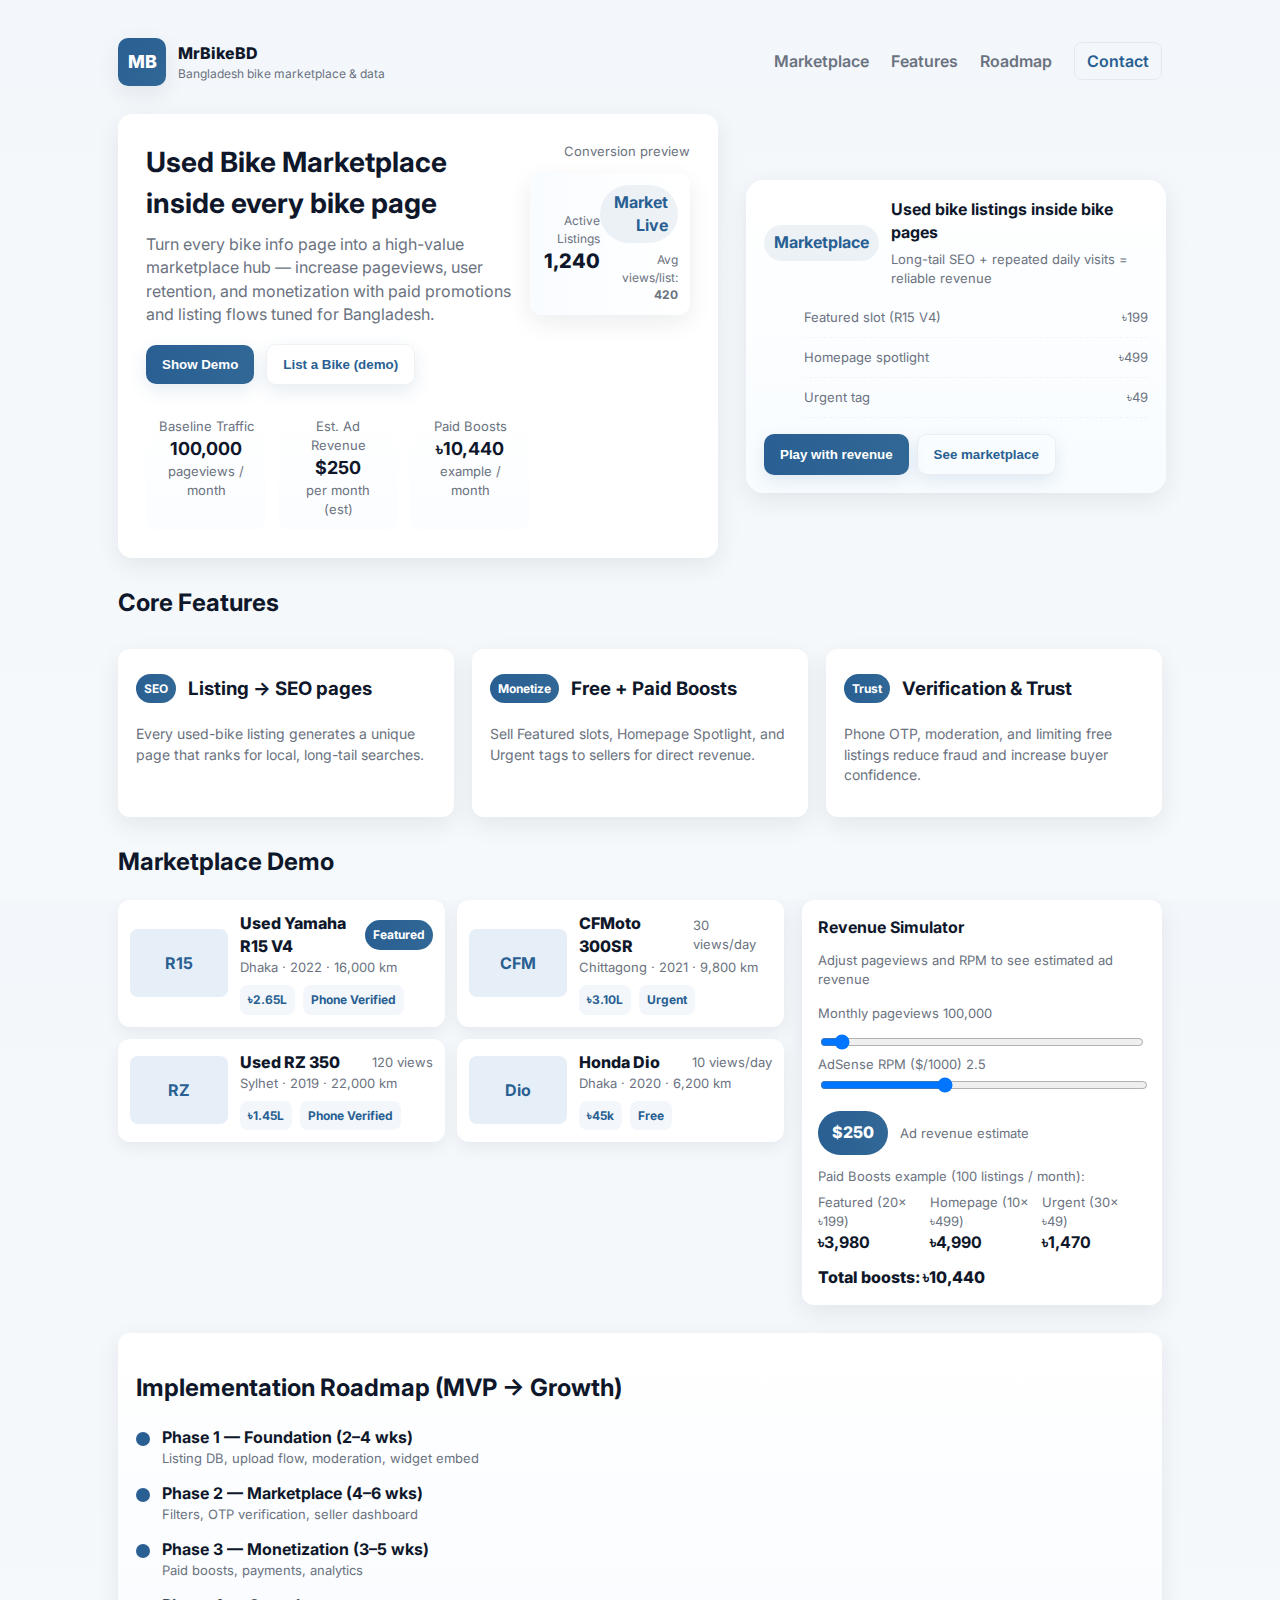
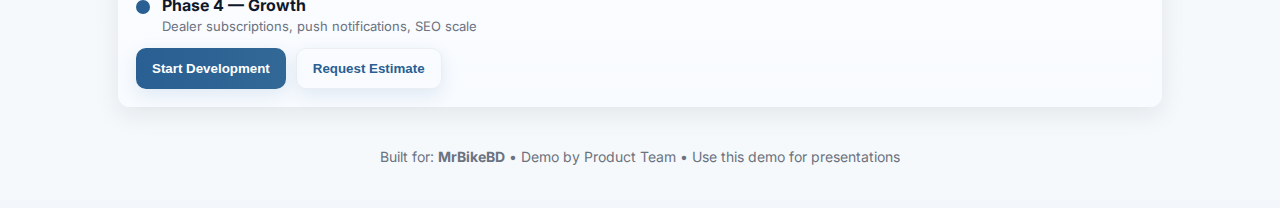
<file: index.html>
<!doctype html>
<html lang="en">
<head>
  <meta charset="utf-8" />
  <meta name="viewport" content="width=device-width,initial-scale=1" />
  <title>MrBikeBD — Used Bike Marketplace Demo</title>
  <link rel="preconnect" href="https://fonts.googleapis.com">
  <link href="https://fonts.googleapis.com/css2?family=Inter:wght@300;400;600;700;800&display=swap" rel="stylesheet">
  <style>
    :root{
      --bg:#f6f9fb;
      --card:#ffffff;
      --muted:#6b7280;
      --accent:#295f92; /* MrBikebd primary */
      --accent-2:#316896;
      --accent-3:#ff6b35;
      --glass: rgba(255,255,255,0.7);
      --success:#16a34a;
      --danger:#ef4444;
      --radius:14px;
      --shadow: 0 8px 24px rgba(16,24,40,0.08);
      font-family: Inter, system-ui, -apple-system, "Segoe UI", Roboto, "Helvetica Neue", Arial;
    }
    *{box-sizing:border-box}
    html,body{height:100%}
    body{
      margin:0;background:linear-gradient(180deg,#f3f7fb 0%,var(--bg) 100%);color:#0f172a;
      -webkit-font-smoothing:antialiased;-moz-osx-font-smoothing:grayscale;
      line-height:1.45;
    }
    .container{max-width:1100px;margin:0 auto;padding:28px}
    header{display:flex;align-items:center;justify-content:space-between;padding:10px 0}
    .brand{display:flex;align-items:center;gap:12px}
    .logo{
      width:48px;height:48px;border-radius:10px;background:linear-gradient(135deg,var(--accent),var(--accent-2));
      display:flex;align-items:center;justify-content:center;color:#fff;font-weight:800;font-size:18px;box-shadow:var(--shadow)
    }
    nav a{margin-left:18px;color:var(--muted);text-decoration:none;font-weight:600}
    .hero{
      display:grid;grid-template-columns:1fr 420px;gap:28px;align-items:center;margin-top:18px;
    }
    .hero-card{background:var(--card);border-radius:var(--radius);box-shadow:var(--shadow);padding:28px}
    h1{font-size:28px;margin:0 0 10px}
    p.lead{color:var(--muted);margin:0 0 18px}
    .cta{display:flex;gap:12px;align-items:center}
    .btn{
      display:inline-flex;align-items:center;gap:10px;padding:12px 16px;border-radius:10px;border:0;font-weight:700;cursor:pointer;
      box-shadow: 0 6px 18px rgba(41,95,146,0.12);
    }
    .btn-primary{background:linear-gradient(90deg,var(--accent),var(--accent-2));color:white}
    .btn-ghost{background:transparent;border:1px solid rgba(16,24,40,0.06);color:var(--accent)}
    .stats{display:flex;gap:12px;margin-top:16px}
    .stat{background:linear-gradient(180deg,#fff, #fbfdff);padding:12px;border-radius:10px;min-width:120px;text-align:center}
    .stat strong{display:block;font-size:18px}
    /* Right column card */
    .preview{
      background:linear-gradient(180deg,#ffffff, #f8fcff);border-radius:18px;padding:18px;box-shadow:var(--shadow);
    }
    .preview .market-hero{display:flex;align-items:center;gap:12px}
    .chip{background:rgba(41,95,146,0.08);padding:6px 10px;border-radius:999px;color:var(--accent);font-weight:700}
    .mini-list{margin-top:16px}
    .mini-list li{display:flex;justify-content:space-between;padding:10px 0;border-bottom:1px dashed rgba(16,24,40,0.04)}
    /* Features */
    .features{display:grid;grid-template-columns:repeat(3,1fr);gap:18px;margin:28px 0}
    .feature{background:var(--card);padding:18px;border-radius:12px;box-shadow:var(--shadow);transition:transform .28s ease,box-shadow .28s ease;cursor:pointer}
    .feature:hover{transform:translateY(-8px)}
    .feature h3{margin:8px 0}
    .feature p{color:var(--muted);font-size:14px}
    /* Marketplace demo */
    .marketplace{display:grid;grid-template-columns:1fr 360px;gap:18px;margin-bottom:28px}
    .cards{display:grid;grid-template-columns:repeat(2,1fr);gap:12px}
    .card{background:var(--card);padding:12px;border-radius:12px;box-shadow:0 6px 16px rgba(16,24,40,0.06);display:flex;gap:12px;align-items:center}
    .thumb{width:98px;height:68px;background:#e6eef7;border-radius:8px;display:flex;align-items:center;justify-content:center;font-weight:700;color:var(--accent)}
    .card .meta{flex:1}
    .tags{display:flex;gap:8px;margin-top:8px}
    .tag{font-size:12px;padding:6px 8px;border-radius:8px;background:#f3f7fb;color:var(--accent);font-weight:700}
    /* right panel */
    .panel{background:var(--card);padding:16px;border-radius:12px;box-shadow:var(--shadow)}
    .panel h4{margin:0 0 12px}
    .slider-row{display:flex;align-items:center;gap:12px}
    input[type=range]{width:100%}
    .revs{display:flex;gap:12px;align-items:center;margin-top:12px}
    .rev-bubble{background:linear-gradient(90deg,var(--accent),var(--accent-2));color:white;padding:10px 14px;border-radius:999px;font-weight:800}
    /* roadmap */
    .roadmap{background:linear-gradient(180deg,#fff,#f8fbff);padding:18px;border-radius:12px;box-shadow:var(--shadow);margin-bottom:28px}
    .timeline{display:flex;flex-direction:column;gap:14px;margin-top:12px}
    .step{display:flex;gap:12px;align-items:flex-start}
    .step .dot{width:14px;height:14px;border-radius:100%;background:var(--accent);margin-top:6px}
    /* footer */
    footer{margin-top:28px;padding:12px 0;color:var(--muted);text-align:center;font-size:14px}
    /* modal */
    .modal-backdrop{position:fixed;inset:0;background:rgba(2,6,23,0.48);display:none;align-items:center;justify-content:center;padding:20px;z-index:60}
    .modal{background:var(--card);padding:18px;border-radius:12px;max-width:720px;width:100%;box-shadow:0 24px 48px rgba(2,6,23,0.36)}
    .modal h3{margin:0 0 12px}
    .form-row{display:flex;gap:8px;margin-bottom:8px}
    .form-row input, .form-row select, textarea{flex:1;padding:10px;border-radius:8px;border:1px solid rgba(7,10,34,0.06)}
    .form-row textarea{min-height:80px;resize:vertical}
    .closebtn{background:transparent;border:0;font-weight:700;color:var(--muted);cursor:pointer}
    /* small screens */
    @media (max-width:960px){
      .hero{grid-template-columns:1fr}
      .features{grid-template-columns:repeat(2,1fr)}
      .marketplace{grid-template-columns:1fr}
      .cards{grid-template-columns:1fr}
    }
    @media (max-width:520px){
      .features{grid-template-columns:1fr}
    }
    /* subtle micro-interactions */
    .expand{transition:all .28s ease}
    .badge{display:inline-flex;padding:6px 8px;border-radius:999px;background:linear-gradient(90deg,var(--accent),var(--accent-2));color:white;font-weight:700;font-size:12px}
    .muted{color:var(--muted)}
    .small{font-size:13px;color:var(--muted)}
  </style>
</head>
<body>
  <div class="container">
    <header>
      <div class="brand">
        <div class="logo">MB</div>
        <div>
          <div style="font-weight:800">MrBikeBD</div>
          <div style="font-size:12px;color:var(--muted)">Bangladesh bike marketplace & data</div>
        </div>
      </div>
      <nav>
        <a href="#market">Marketplace</a>
        <a href="#features">Features</a>
        <a href="#roadmap">Roadmap</a>
        <a href="#contact" class="btn-ghost" style="padding:8px 12px;border-radius:8px">Contact</a>
      </nav>
    </header>

    <section class="hero">
      <div class="hero-card">
        <div style="display:flex;justify-content:space-between;align-items:flex-start">
          <div>
            <h1>Used Bike Marketplace inside every bike page</h1>
            <p class="lead">Turn every bike info page into a high-value marketplace hub — increase pageviews, user retention, and monetization with paid promotions and listing flows tuned for Bangladesh.</p>
            <div class="cta">
              <button class="btn btn-primary" id="startBtn">Show Demo</button>
              <button class="btn btn-ghost" id="openListBtn">List a Bike (demo)</button>
            </div>
            <div class="stats" style="margin-top:20px">
              <div class="stat">
                <div class="small">Baseline Traffic</div>
                <strong id="stat-traffic">100k</strong>
                <div class="small muted">pageviews / month</div>
              </div>
              <div class="stat">
                <div class="small">Est. Ad Revenue</div>
                <strong id="stat-rev">$250</strong>
                <div class="small muted">per month (est)</div>
              </div>
              <div class="stat">
                <div class="small">Paid Boosts</div>
                <strong id="stat-boost">৳10,440</strong>
                <div class="small muted">example / month</div>
              </div>
            </div>
          </div>
          <div style="max-width:36%;min-width:160px;text-align:right">
            <div style="font-size:13px;color:var(--muted)">Conversion preview</div>
            <div style="margin-top:12px" class="mini-card">
              <div style="background:linear-gradient(90deg,#f9fcff,#fff);padding:12px;border-radius:12px;box-shadow:var(--shadow)">
                <div style="display:flex;justify-content:space-between;align-items:center">
                  <div>
                    <div style="font-size:12px;color:var(--muted)">Active Listings</div>
                    <div style="font-weight:800;font-size:20px">1,240</div>
                  </div>
                  <div style="text-align:right">
                    <div class="chip">Market Live</div>
                    <div style="font-size:12px;color:var(--muted);margin-top:8px">Avg views/list: <strong>420</strong></div>
                  </div>
                </div>
              </div>
            </div>
          </div>
        </div>
      </div>

      <aside>
        <div class="preview">
          <div class="market-hero">
            <div class="chip">Marketplace</div>
            <div style="flex:1">
              <div style="font-weight:700">Used bike listings inside bike pages</div>
              <div class="small muted" style="margin-top:6px">Long-tail SEO + repeated daily visits = reliable revenue</div>
            </div>
          </div>

          <ul class="mini-list" style="margin-top:10px">
            <li><div class="small">Featured slot (R15 V4)</div><div class="small muted">৳199</div></li>
            <li><div class="small">Homepage spotlight</div><div class="small muted">৳499</div></li>
            <li><div class="small">Urgent tag</div><div class="small muted">৳49</div></li>
          </ul>

          <div style="display:flex;gap:8px;margin-top:12px">
            <button class="btn btn-primary" id="revenueButton">Play with revenue</button>
            <button class="btn btn-ghost" onclick="scrollToId('market')">See marketplace</button>
          </div>
        </div>
      </aside>
    </section>

    <!-- Features -->
    <section id="features">
      <h2 style="margin-top:28px">Core Features</h2>
      <div class="features">
        <div class="feature expand" data-desc="Every listing is an SEO page with long-tail keywords and title optimization">
          <div style="display:flex;align-items:center;gap:12px">
            <div class="badge">SEO</div>
            <h3>Listing → SEO pages</h3>
          </div>
          <p>Every used-bike listing generates a unique page that ranks for local, long-tail searches.</p>
        </div>

        <div class="feature expand" data-desc="Free listings + paid boosts (featured/homepage/urgent)">
          <div style="display:flex;align-items:center;gap:12px">
            <div class="badge">Monetize</div>
            <h3>Free + Paid Boosts</h3>
          </div>
          <p>Sell Featured slots, Homepage Spotlight, and Urgent tags to sellers for direct revenue.</p>
        </div>

        <div class="feature expand" data-desc="Phone OTP, moderation, renewal & spam prevention">
          <div style="display:flex;align-items:center;gap:12px">
            <div class="badge">Trust</div>
            <h3>Verification & Trust</h3>
          </div>
          <p>Phone OTP, moderation, and limiting free listings reduce fraud and increase buyer confidence.</p>
        </div>
      </div>
    </section>

    <!-- Marketplace demo -->
    <section id="market" style="margin-top:6px">
      <h2>Marketplace Demo</h2>
      <div class="marketplace">
        <div>
          <div class="cards">
            <!-- Listing 1 -->
            <div class="card">
              <div class="thumb">R15</div>
              <div class="meta">
                <div style="display:flex;justify-content:space-between;align-items:center">
                  <div style="font-weight:800">Used Yamaha R15 V4</div>
                  <div class="badge">Featured</div>
                </div>
                <div class="small muted">Dhaka · 2022 · 16,000 km</div>
                <div class="tags">
                  <div class="tag">৳2.65L</div><div class="tag">Phone Verified</div>
                </div>
              </div>
            </div>

            <!-- Listing 2 -->
            <div class="card">
              <div class="thumb">CFM</div>
              <div class="meta">
                <div style="display:flex;justify-content:space-between;align-items:center">
                  <div style="font-weight:800">CFMoto 300SR</div>
                  <div class="small">30 views/day</div>
                </div>
                <div class="small muted">Chittagong · 2021 · 9,800 km</div>
                <div class="tags">
                  <div class="tag">৳3.10L</div><div class="tag">Urgent</div>
                </div>
              </div>
            </div>

            <!-- Listing 3 -->
            <div class="card">
              <div class="thumb">RZ</div>
              <div class="meta">
                <div style="display:flex;justify-content:space-between;align-items:center">
                  <div style="font-weight:800">Used RZ 350</div>
                  <div class="small">120 views</div>
                </div>
                <div class="small muted">Sylhet · 2019 · 22,000 km</div>
                <div class="tags">
                  <div class="tag">৳1.45L</div><div class="tag">Phone Verified</div>
                </div>
              </div>
            </div>

            <!-- Listing 4 -->
            <div class="card">
              <div class="thumb">Dio</div>
              <div class="meta">
                <div style="display:flex;justify-content:space-between;align-items:center">
                  <div style="font-weight:800">Honda Dio</div>
                  <div class="small">10 views/day</div>
                </div>
                <div class="small muted">Dhaka · 2020 · 6,200 km</div>
                <div class="tags">
                  <div class="tag">৳45k</div><div class="tag">Free</div>
                </div>
              </div>
            </div>
          </div>
        </div>

        <aside class="panel">
          <h4>Revenue Simulator</h4>
          <div class="small muted">Adjust pageviews and RPM to see estimated ad revenue</div>

          <div style="margin-top:12px">
            <label class="small">Monthly pageviews <span id="pvLabel">100,000</span></label>
            <div class="slider-row" style="margin-top:8px">
              <input id="pvRange" type="range" min="10000" max="2000000" step="10000" value="100000" />
            </div>

            <label class="small" style="margin-top:12px">AdSense RPM ($/1000) <span id="rpmLabel">2.5</span></label>
            <input id="rpmRange" type="range" min="1" max="5" step="0.5" value="2.5" />

            <div class="revs">
              <div class="rev-bubble" id="revOutput">$250</div>
              <div class="small muted">Ad revenue estimate</div>
            </div>

            <div style="margin-top:12px" class="small muted">Paid Boosts example (100 listings / month):</div>
            <div style="display:flex;gap:8px;margin-top:8px">
              <div style="flex:1">
                <div class="small">Featured (20× ৳199)</div><strong>৳3,980</strong>
              </div>
              <div style="flex:1">
                <div class="small">Homepage (10× ৳499)</div><strong>৳4,990</strong>
              </div>
              <div style="flex:1">
                <div class="small">Urgent (30× ৳49)</div><strong>৳1,470</strong>
              </div>
            </div>
            <div style="margin-top:12px;font-weight:800">Total boosts: <span id="boostTotal">৳10,440</span></div>
          </div>
        </aside>
      </div>
    </section>

    <!-- Roadmap -->
    <section id="roadmap">
      <div class="roadmap">
        <h2>Implementation Roadmap (MVP → Growth)</h2>
        <div class="timeline">
          <div class="step">
            <div class="dot"></div>
            <div><strong>Phase 1 — Foundation (2–4 wks)</strong><div class="small muted">Listing DB, upload flow, moderation, widget embed</div></div>
          </div>
          <div class="step">
            <div class="dot"></div>
            <div><strong>Phase 2 — Marketplace (4–6 wks)</strong><div class="small muted">Filters, OTP verification, seller dashboard</div></div>
          </div>
          <div class="step">
            <div class="dot"></div>
            <div><strong>Phase 3 — Monetization (3–5 wks)</strong><div class="small muted">Paid boosts, payments, analytics</div></div>
          </div>
          <div class="step">
            <div class="dot"></div>
            <div><strong>Phase 4 — Growth</strong><div class="small muted">Dealer subscriptions, push notifications, SEO scale</div></div>
          </div>
        </div>
        <div style="margin-top:12px;display:flex;gap:10px">
          <button class="btn btn-primary" id="startDev">Start Development</button>
          <button class="btn btn-ghost" onclick="scrollToId('contact')">Request Estimate</button>
        </div>
      </div>
    </section>

    <footer id="contact">
      Built for: <strong>MrBikeBD</strong> • Demo by Product Team • <span style="color:var(--muted)">Use this demo for presentations</span>
    </footer>
  </div>

  <!-- Modal (List a bike) -->
  <div class="modal-backdrop" id="modal">
    <div class="modal" role="dialog" aria-modal="true" aria-labelledby="modalTitle">
      <div style="display:flex;justify-content:space-between;align-items:center">
        <h3 id="modalTitle">List a bike — Demo (no data saved)</h3>
        <button class="closebtn" id="closeModal">✕</button>
      </div>
      <div style="margin-top:8px" class="small muted">This is a demo form to show the listing flow and required fields.</div>
      <form id="demoForm" style="margin-top:12px">
        <div class="form-row">
          <input placeholder="Name (seller)" required />
          <input placeholder="Phone (will be OTP verified)" required />
        </div>
        <div class="form-row">
          <input placeholder="Brand (e.g., Yamaha)" required />
          <input placeholder="Model (e.g., R15 V4)" required />
        </div>
        <div class="form-row">
          <input placeholder="Year (e.g., 2022)" />
          <input placeholder="Mileage (km)" />
        </div>
        <div class="form-row">
          <input placeholder="Price (৳)" />
          <select>
            <option>City (e.g., Dhaka)</option>
            <option>Chittagong</option>
            <option>Sylhet</option>
          </select>
        </div>
        <div class="form-row">
          <textarea placeholder="Short description"></textarea>
        </div>
        <div style="display:flex;gap:8px;justify-content:flex-end;margin-top:8px">
          <button type="button" class="btn btn-ghost" id="cancelForm">Cancel</button>
          <button type="submit" class="btn btn-primary">Submit Listing (demo)</button>
        </div>
      </form>
    </div>
  </div>

  <script>
    // Simple interactivity & demo values
    const pvRange = document.getElementById('pvRange');
    const rpmRange = document.getElementById('rpmRange');
    const pvLabel = document.getElementById('pvLabel');
    const rpmLabel = document.getElementById('rpmLabel');
    const revOutput = document.getElementById('revOutput');
    const statTraffic = document.getElementById('stat-traffic');
    const statRev = document.getElementById('stat-rev');
    const boostTotal = document.getElementById('boostTotal');
    const pvStep = 10000;

    function formatCurrencyUSD(v){
      return '$' + Number(v).toLocaleString(undefined,{maximumFractionDigits:0});
    }
    function formatBDT(v){
      return '৳' + Number(v).toLocaleString();
    }

    function updateRevenue(){
      const pv = Number(pvRange.value);
      const rpm = Number(rpmRange.value);
      pvLabel.textContent = pv.toLocaleString();
      rpmLabel.textContent = rpm;
      const revenue = (pv / 1000) * rpm;
      revOutput.textContent = formatCurrencyUSD(revenue.toFixed(0));
      // Update heading stats (approx conversions from earlier examples)
      statTraffic.textContent = pv.toLocaleString();
      statRev.textContent = formatCurrencyUSD(revenue.toFixed(0));
      // Boost example: keep sample totals static to demo (from doc)
      boostTotal.textContent = '৳10,440';
      // small animation
      revOutput.animate([{transform:'translateY(0)'},{transform:'translateY(-6px)'},{transform:'translateY(0)'}],{duration:420});
    }

    pvRange.addEventListener('input',updateRevenue);
    rpmRange.addEventListener('input',updateRevenue);
    // init
    updateRevenue();

    // Modal controls
    const modal = document.getElementById('modal');
    document.getElementById('openListBtn').addEventListener('click',()=>modal.style.display='flex');
    document.getElementById('startBtn').addEventListener('click',()=>{scrollToId('market');flashPanel();});
    document.getElementById('closeModal').addEventListener('click',()=>modal.style.display='none');
    document.getElementById('cancelForm').addEventListener('click',()=>modal.style.display='none');
    document.getElementById('demoForm').addEventListener('submit',(e)=>{
      e.preventDefault();
      alert('Thanks — demo listing submitted (no data saved). In production we would verify phone via OTP and publish to moderation queue.');
      modal.style.display='none';
    });

    function scrollToId(id){
      const el = document.getElementById(id);
      if(!el) return;
      el.scrollIntoView({behavior:'smooth',block:'start'});
    }
    function flashPanel(){
      const p = document.querySelector('.panel');
      if(!p) return;
      p.animate([{boxShadow:'0 0 0 0 rgba(41,95,146,0.08)'},{boxShadow:'0 24px 48px rgba(41,95,146,0.12)'}],{duration:600,iterations:1});
    }

    // Click-to-expand features: show description as tooltip-like
    document.querySelectorAll('.feature').forEach(f=>{
      f.addEventListener('click',()=>{
        const desc = f.getAttribute('data-desc') || '';
        const el = document.createElement('div');
        el.style.position='fixed';
        el.style.left='50%';
        el.style.top='50%';
        el.style.transform='translate(-50%,-50%)';
        el.style.background='var(--card)';
        el.style.padding='16px';
        el.style.borderRadius='12px';
        el.style.boxShadow='0 18px 48px rgba(2,6,23,0.2)';
        el.innerHTML = '<strong style="display:block;margin-bottom:8px">'+f.querySelector('h3').textContent+'</strong><div class="small muted">'+desc+'</div><div style="text-align:right;margin-top:12px"><button class="btn btn-primary">Close</button></div>';
        document.body.appendChild(el);
        el.querySelector('button').addEventListener('click',()=>document.body.removeChild(el));
      });
    });

    // small keyboard shortcut to open demo modal (D)
    document.addEventListener('keydown', (e)=>{
      if(e.key.toLowerCase()==='d'){modal.style.display='flex'}
    });

  </script>
</body>
</html>
</file>
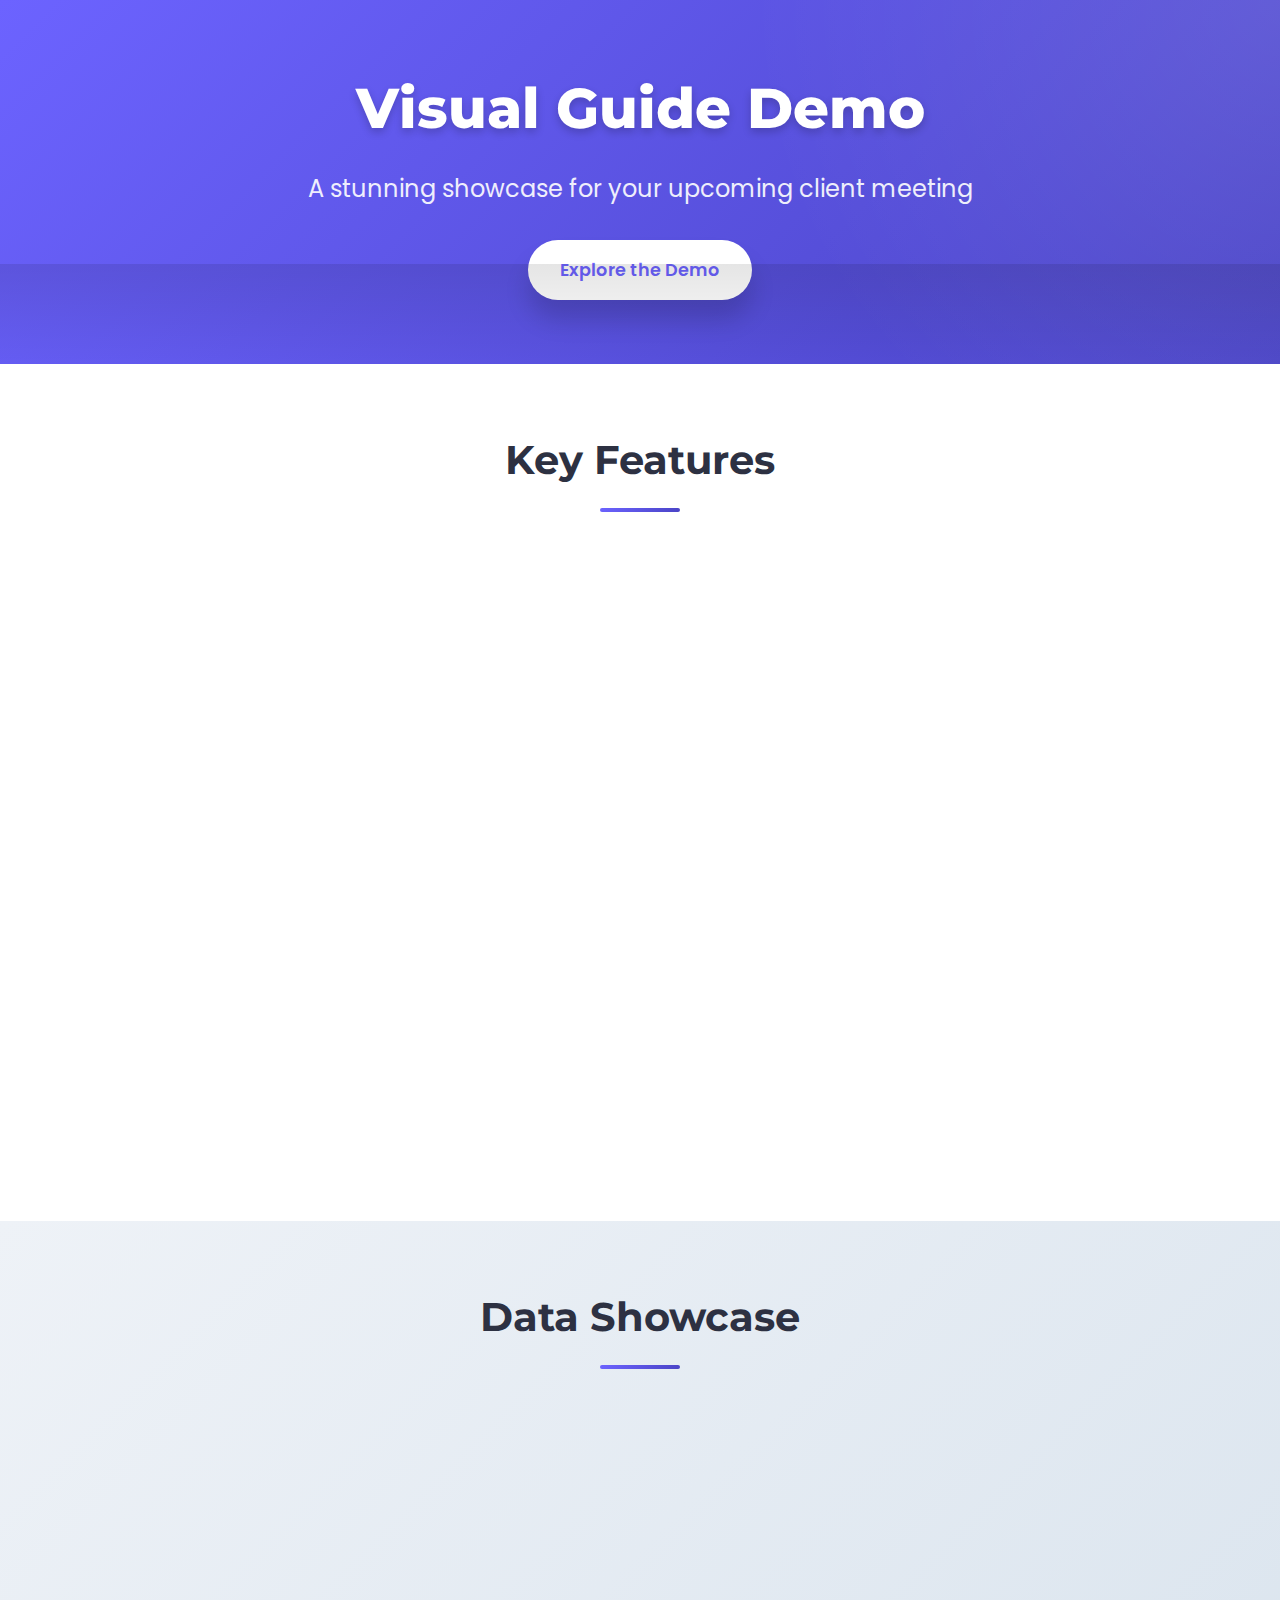
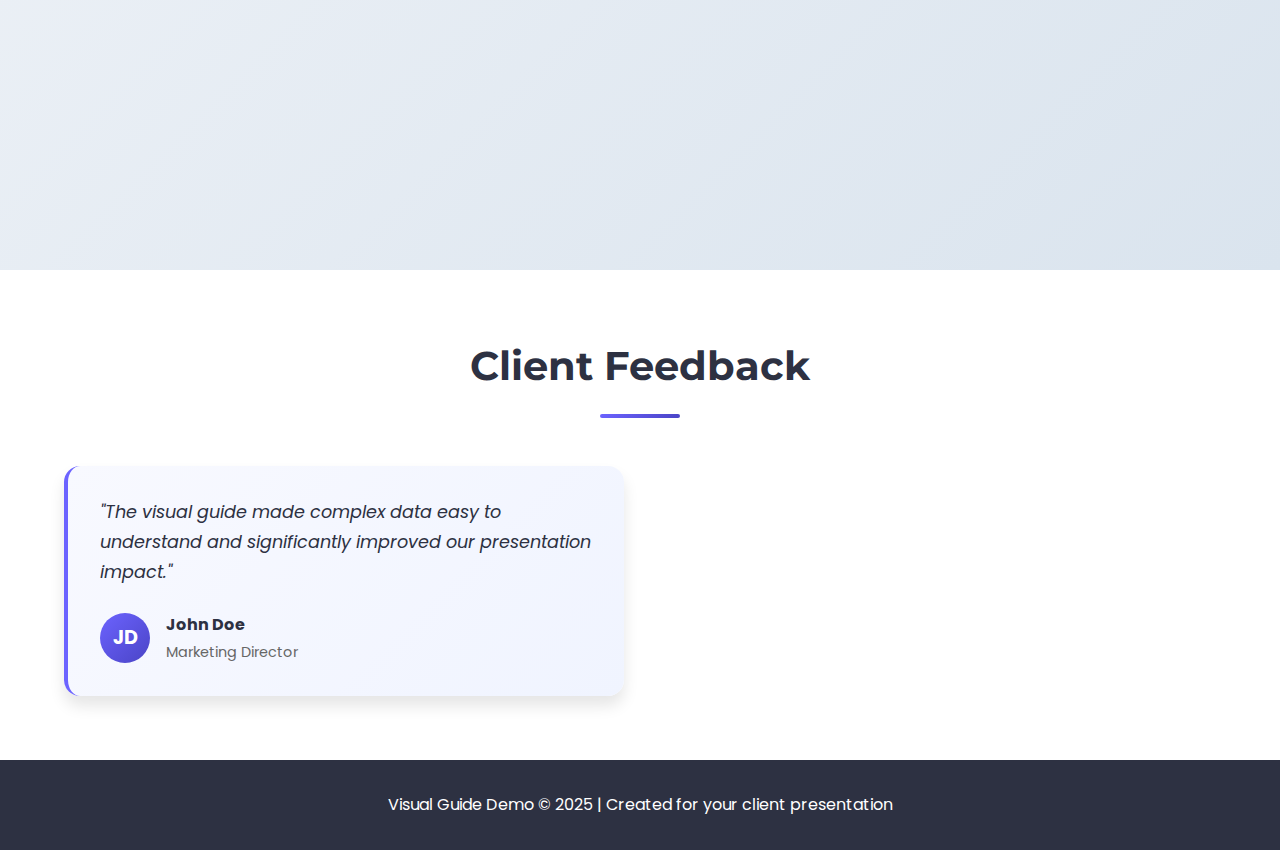
<file: visual-guide-demo.html>
<!DOCTYPE html>
<html lang="en">
<head>
    <meta charset="UTF-8">
    <meta name="viewport" content="width=device-width, initial-scale=1.0">
    <title>Visual Guide Demo</title>
    <link rel="stylesheet" href="styles.css">
    <link href="https://fonts.googleapis.com/css2?family=Poppins:wght@300;400;500;600;700&family=Montserrat:wght@700;800;900&display=swap" rel="stylesheet">
</head>
<body>
    <header class="hero-section">
        <div class="container">
            <h1 class="main-title">Visual Guide Demo</h1>
            <p class="subtitle">A stunning showcase for your upcoming client meeting</p>
            <div class="cta-button">Explore the Demo</div>
        </div>
    </header>

    <section class="features-section">
        <div class="container">
            <h2 class="section-title">Key Features</h2>
            <div class="features-grid">
                <div class="feature-card">
                    <div class="feature-icon">🎨</div>
                    <h3>Modern Design</h3>
                    <p>Contemporary aesthetics with rich color palettes that captivate your audience</p>
                </div>
                <div class="feature-card">
                    <div class="feature-icon">📊</div>
                    <h3>Data Visualization</h3>
                    <p>Beautiful charts and graphs that make complex data easy to understand</p>
                </div>
                <div class="feature-card">
                    <div class="feature-icon">📱</div>
                    <h3>Responsive Layout</h3>
                    <p>Looks stunning on all devices from desktop to mobile</p>
                </div>
                <div class="feature-card">
                    <div class="feature-icon">⚡</div>
                    <h3>High Performance</h3>
                    <p>Optimized for speed and smooth interactions</p>
                </div>
            </div>
        </div>
    </section>

    <section class="data-showcase">
        <div class="container">
            <h2 class="section-title">Data Showcase</h2>
            <div class="data-grid">
                <div class="data-card">
                    <div class="data-visual primary">
                        <div class="chart-placeholder">
                            <div class="chart-bar" style="height: 80%"></div>
                            <div class="chart-bar" style="height: 60%"></div>
                            <div class="chart-bar" style="height: 90%"></div>
                            <div class="chart-bar" style="height: 70%"></div>
                        </div>
                    </div>
                    <h3>Performance Metrics</h3>
                    <p>Track key performance indicators with visual clarity</p>
                </div>
                <div class="data-card">
                    <div class="data-visual secondary">
                        <div class="chart-placeholder">
                            <div class="pie-chart"></div>
                        </div>
                    </div>
                    <h3>Market Analysis</h3>
                    <p>Visual breakdown of market segments and trends</p>
                </div>
                <div class="data-card">
                    <div class="data-visual accent">
                        <div class="chart-placeholder">
                            <div class="line-chart">
                                <svg viewBox="0 0 200 100">
                                    <polyline 
                                        fill="none" 
                                        stroke="#fff" 
                                        stroke-width="3" 
                                        points="0,80 50,60 100,40 150,50 200,30" 
                                        stroke-linecap="round"
                                        stroke-linejoin="round"
                                    ></polyline>
                                </svg>
                            </div>
                        </div>
                    </div>
                    <h3>Growth Trends</h3>
                    <p>Track growth patterns over time with dynamic visualizations</p>
                </div>
            </div>
        </div>
    </section>

    <section class="testimonials">
        <div class="container">
            <h2 class="section-title">Client Feedback</h2>
            <div class="testimonial-grid">
                <div class="testimonial-card">
                    <div class="testimonial-content">
                        <p>"The visual guide made complex data easy to understand and significantly improved our presentation impact."</p>
                    </div>
                    <div class="testimonial-author">
                        <div class="author-avatar">JD</div>
                        <div class="author-info">
                            <h4>John Doe</h4>
                            <p>Marketing Director</p>
                        </div>
                    </div>
                </div>
                <div class="testimonial-card">
                    <div class="testimonial-content">
                        <p>"The rich color palette and modern design elements made our data stand out during the client meeting."</p>
                    </div>
                    <div class="testimonial-author">
                        <div class="author-avatar">SJ</div>
                        <div class="author-info">
                            <h4>Sarah Johnson</h4>
                            <p>Product Manager</p>
                        </div>
                    </div>
                </div>
            </div>
        </div>
    </section>

    <footer>
        <div class="container">
            <p>Visual Guide Demo &copy; 2025 | Created for your client presentation</p>
        </div>
    </footer>
    <script src="script.js"></script>
</body>
</html>
</file>
<file: styles.css>
:root {
  /* Rich color palette */
  --primary: #6C63FF;        /* Vibrant purple */
  --secondary: #FF6584;      /* Coral pink */
  --accent: #4ECDC4;         /* Teal */
  --highlight: #FFE66D;      /* Warm yellow */
  --dark: #2D3142;          /* Dark blue-gray */
  --light: #F8F9FA;         /* Light gray */
  --success: #5FCC6F;        /* Green */
  --warning: #F39C12;        /* Orange */
  --danger: #E74C3C;         /* Red */
  
  /* Gradients */
  --primary-gradient: linear-gradient(135deg, var(--primary), #4A44C6);
  --secondary-gradient: linear-gradient(135deg, var(--secondary), #FF416C);
  --accent-gradient: linear-gradient(135deg, var(--accent), #2BB8A3);
  --highlight-gradient: linear-gradient(135deg, var(--highlight), #FFCC00);
  
  /* Typography */
  --font-main: 'Poppins', sans-serif;
  --font-heading: 'Montserrat', sans-serif;
  
  /* Spacing */
  --spacing-xs: 0.5rem;
  --spacing-sm: 1rem;
  --spacing-md: 1.5rem;
  --spacing-lg: 2rem;
  --spacing-xl: 3rem;
  --spacing-xxl: 4rem;
  
  /* Shadows */
  --shadow-sm: 0 4px 6px rgba(0, 0, 0, 0.1);
  --shadow-md: 0 10px 15px rgba(0, 0, 0, 0.1);
  --shadow-lg: 0 20px 25px rgba(0, 0, 0, 0.15);
  --shadow-xl: 0 25px 50px rgba(0, 0, 0, 0.25);
  
  /* Border radius */
  --radius-sm: 8px;
  --radius-md: 12px;
  --radius-lg: 16px;
  --radius-xl: 24px;
}

* {
  margin: 0;
  padding: 0;
  box-sizing: border-box;
}

body {
  font-family: var(--font-main);
  line-height: 1.6;
  color: var(--dark);
  background: linear-gradient(135deg, #f5f7fa 0%, #e4edf5 100%);
  overflow-x: hidden;
}

.container {
  max-width: 1200px;
  margin: 0 auto;
  padding: 0 var(--spacing-md);
}

/* Hero Section */
.hero-section {
  background: var(--primary-gradient);
  color: white;
  padding: var(--spacing-xxl) 0;
  text-align: center;
  position: relative;
  overflow: hidden;
}

.hero-section::before {
  content: "";
  position: absolute;
  top: 0;
  left: 0;
  width: 100%;
  height: 100%;
  background: radial-gradient(circle at top right, rgba(255,255,255,0.1) 0%, transparent 40%);
}

.hero-section::after {
  content: "";
  position: absolute;
  bottom: 0;
  left: 0;
  width: 100%;
  height: 100px;
  background: linear-gradient(to bottom, rgba(0,0,0,0.1), transparent);
}

.main-title {
  font-family: var(--font-heading);
  font-size: 3.5rem;
  font-weight: 800;
  margin-bottom: var(--spacing-sm);
  text-shadow: 0 4px 8px rgba(0,0,0,0.2);
  animation: fadeInUp 1s ease-out;
}

.subtitle {
  font-size: 1.5rem;
  margin-bottom: var(--spacing-lg);
  opacity: 0.9;
  animation: fadeInUp 1s ease-out 0.2s both;
}

.cta-button {
  display: inline-block;
  background: white;
  color: var(--primary);
  padding: var(--spacing-sm) var(--spacing-lg);
  border-radius: 50px;
  font-weight: 600;
  font-size: 1.1rem;
  cursor: pointer;
  box-shadow: var(--shadow-lg);
  transition: all 0.3s ease;
  animation: fadeInUp 1s ease-out 0.4s both;
}

.cta-button:hover {
  transform: translateY(-5px);
  box-shadow: var(--shadow-xl);
}

/* Features Section */
.features-section {
  padding: var(--spacing-xxl) 0;
  background: white;
}

.section-title {
  font-family: var(--font-heading);
  font-size: 2.5rem;
  text-align: center;
  margin-bottom: var(--spacing-xl);
  color: var(--dark);
  position: relative;
}

.section-title::after {
  content: "";
  display: block;
  width: 80px;
  height: 4px;
  background: var(--primary-gradient);
  margin: var(--spacing-sm) auto;
  border-radius: 2px;
}

.features-grid {
  display: grid;
  grid-template-columns: repeat(auto-fit, minmax(280px, 1fr));
  gap: var(--spacing-lg);
  margin-top: var(--spacing-xl);
}

.feature-card {
  background: white;
  border-radius: var(--radius-lg);
  padding: var(--spacing-lg);
  text-align: center;
  box-shadow: var(--shadow-md);
  transition: all 0.3s ease;
  border: 1px solid rgba(108, 99, 255, 0.1);
}

.feature-card:hover {
  transform: translateY(-10px);
  box-shadow: var(--shadow-xl);
  border-color: rgba(108, 99, 255, 0.3);
}

.feature-icon {
  font-size: 3rem;
  margin-bottom: var(--spacing-md);
}

.feature-card h3 {
  font-size: 1.4rem;
  margin-bottom: var(--spacing-sm);
  color: var(--dark);
}

.feature-card p {
  color: #666;
  font-size: 1rem;
}

/* Data Showcase Section */
.data-showcase {
  padding: var(--spacing-xxl) 0;
  background: linear-gradient(135deg, #eef2f7 0%, #dae4ee 100%);
}

.data-grid {
  display: grid;
  grid-template-columns: repeat(auto-fit, minmax(300px, 1fr));
  gap: var(--spacing-lg);
  margin-top: var(--spacing-xl);
}

.data-card {
  background: white;
  border-radius: var(--radius-lg);
  padding: var(--spacing-lg);
  box-shadow: var(--shadow-md);
  transition: all 0.3s ease;
}

.data-card:hover {
  transform: translateY(-5px);
  box-shadow: var(--shadow-xl);
}

.data-visual {
  height: 200px;
  border-radius: var(--radius-md);
  padding: var(--spacing-md);
  margin-bottom: var(--spacing-md);
  display: flex;
  align-items: flex-end;
  justify-content: space-around;
  color: white;
  font-weight: bold;
}

.primary {
  background: var(--primary-gradient);
}

.secondary {
  background: var(--secondary-gradient);
}

.accent {
  background: var(--accent-gradient);
}

.chart-placeholder {
  width: 100%;
  height: 100%;
  display: flex;
  align-items: flex-end;
  justify-content: space-around;
  padding: 0 var(--spacing-sm);
}

.chart-bar {
  width: 30px;
  background: rgba(255, 255, 255, 0.3);
  border-radius: var(--radius-sm) var(--radius-sm) 0 0;
  transition: height 0.5s ease;
}

.pie-chart {
  width: 120px;
  height: 120px;
  border-radius: 50%;
  background: conic-gradient(
    var(--highlight) 0% 40%,
    var(--accent) 40% 70%,
    var(--secondary) 70% 100%
  );
  margin: 0 auto;
}

.line-chart {
  width: 100%;
  height: 100%;
  display: flex;
  align-items: center;
  justify-content: center;
}

.line-chart svg {
  width: 100%;
  height: 80%;
}

.data-card h3 {
  font-size: 1.3rem;
  margin-bottom: var(--spacing-sm);
  color: var(--dark);
}

.data-card p {
  color: #666;
}

/* Testimonials Section */
.testimonials {
  padding: var(--spacing-xxl) 0;
  background: white;
}

.testimonial-grid {
  display: grid;
  grid-template-columns: repeat(auto-fit, minmax(350px, 1fr));
  gap: var(--spacing-lg);
  margin-top: var(--spacing-xl);
}

.testimonial-card {
  background: linear-gradient(135deg, #f8f9ff 0%, #f0f4ff 100%);
  border-radius: var(--radius-lg);
  padding: var(--spacing-lg);
  box-shadow: var(--shadow-md);
  position: relative;
  border-left: 4px solid var(--primary);
}

.testimonial-card::before {
  content: """;
  position: absolute;
  top: 20px;
  left: 20px;
  font-size: 5rem;
  color: rgba(108, 99, 255, 0.1);
  font-family: Georgia, serif;
  line-height: 1;
}

.testimonial-content {
  margin-bottom: var(--spacing-md);
  position: relative;
  z-index: 1;
}

.testimonial-content p {
  font-style: italic;
  color: var(--dark);
  font-size: 1.1rem;
  line-height: 1.7;
}

.testimonial-author {
  display: flex;
  align-items: center;
  gap: var(--spacing-sm);
}

.author-avatar {
  width: 50px;
  height: 50px;
  border-radius: 50%;
  background: var(--primary-gradient);
  display: flex;
  align-items: center;
  justify-content: center;
  color: white;
  font-weight: bold;
  font-size: 1.2rem;
}

.author-info h4 {
  margin-bottom: 4px;
  color: var(--dark);
}

.author-info p {
  color: #666;
  font-size: 0.9rem;
}

/* Footer */
footer {
  background: var(--dark);
  color: white;
  padding: var(--spacing-lg) 0;
  text-align: center;
}

/* Animations */
@keyframes fadeInUp {
  from {
    opacity: 0;
    transform: translateY(30px);
  }
  to {
    opacity: 1;
    transform: translateY(0);
  }
}

/* Responsive Design */
@media (max-width: 768px) {
  .main-title {
    font-size: 2.5rem;
  }
  
  .subtitle {
    font-size: 1.2rem;
  }
  
  .section-title {
    font-size: 2rem;
  }
  
  .features-grid,
  .data-grid,
  .testimonial-grid {
    grid-template-columns: 1fr;
  }
  
  .hero-section {
    padding: var(--spacing-xl) 0;
  }
}

@media (max-width: 480px) {
  .main-title {
    font-size: 2rem;
  }
  
  .container {
    padding: 0 var(--spacing-sm);
  }
}
</file>
